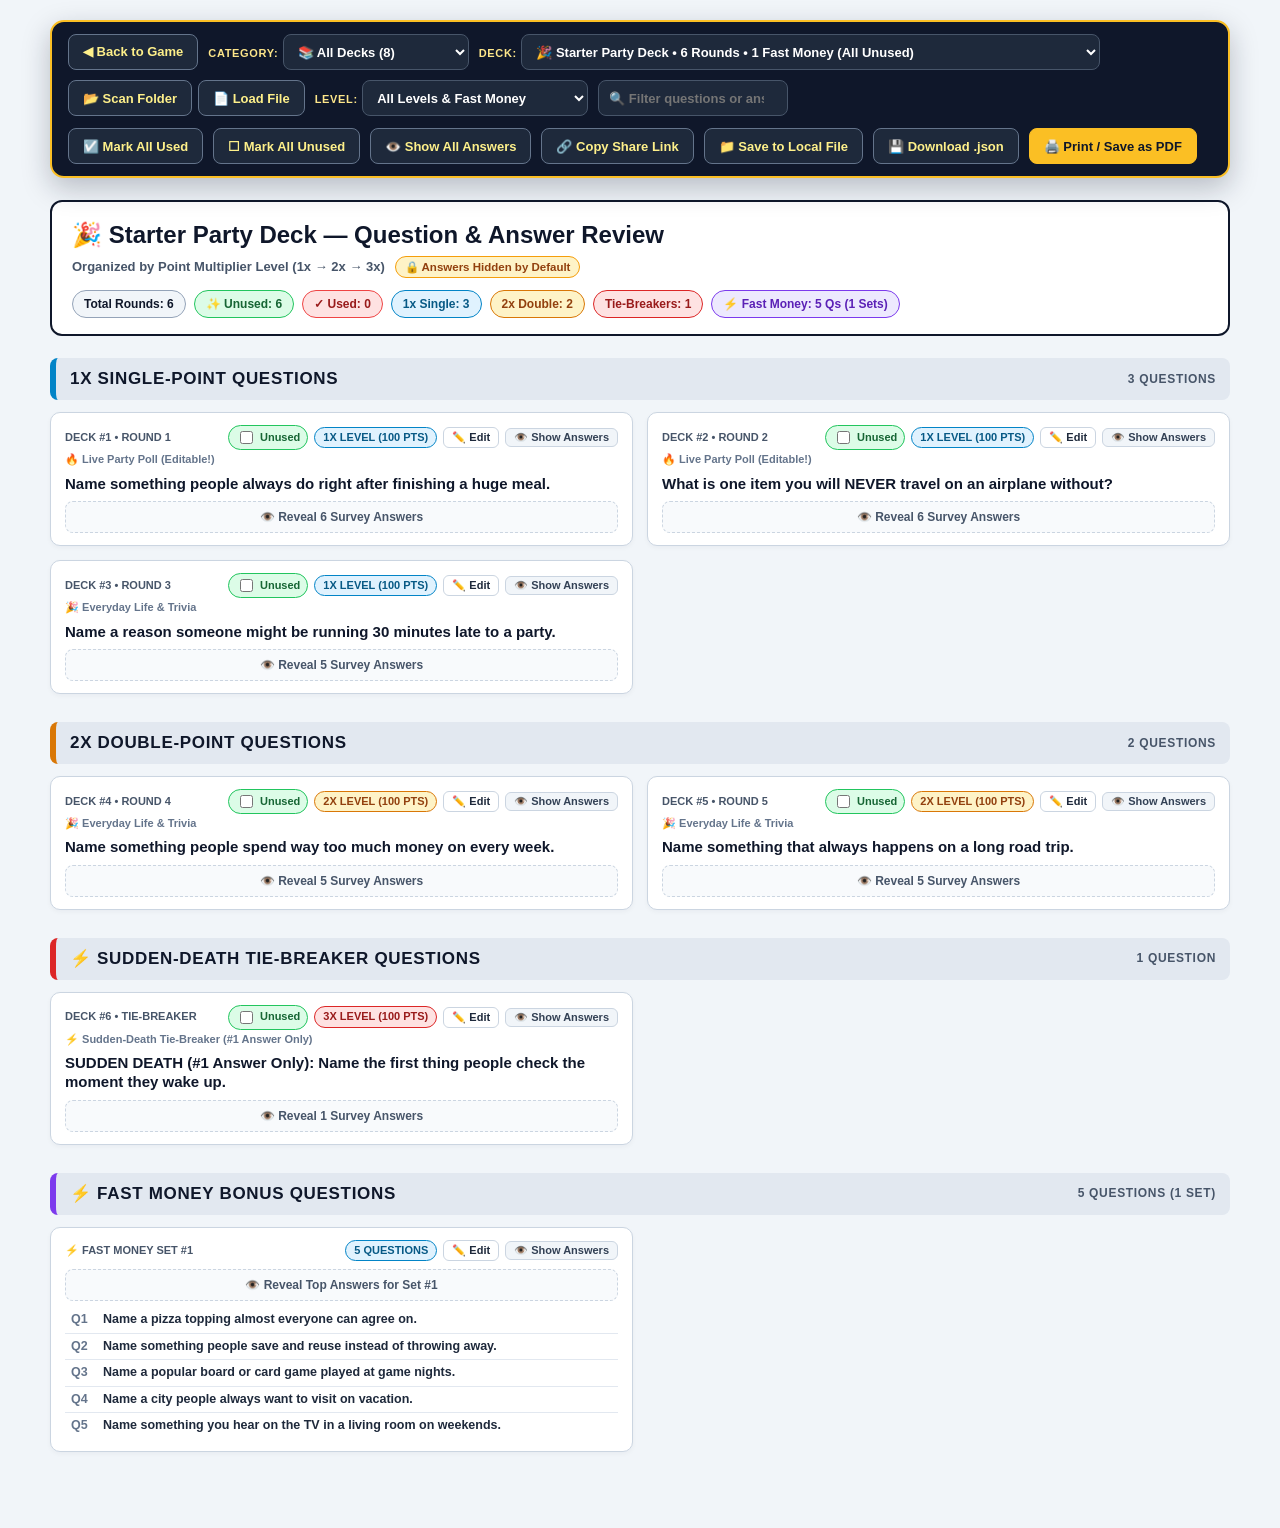
<file: review.html>
<!DOCTYPE html>
<html lang="en">
<head>
  <meta charset="UTF-8" />
  <meta name="viewport" content="width=device-width, initial-scale=1.0" />
  <title>Party Feud — Printable Question &amp; Answer Review Sheet</title>
  <link rel="manifest" href="./manifest.webmanifest" />
  <link rel="icon" type="image/svg+xml" href="./icons/icon.svg" />
  <style>
    :root {
      --ink: #0f172a;
      --muted: #475569;
      --border: #cbd5e1;
      --bg: #f1f5f9;
      --card: #ffffff;
      --gold: #f59e0b;
    }

    * {
      box-sizing: border-box;
    }

    body {
      margin: 0;
      padding: 20px 28px 48px;
      font-family: -apple-system, BlinkMacSystemFont, "Segoe UI", Roboto, Helvetica, Arial, sans-serif;
      color: var(--ink);
      background: var(--bg);
      line-height: 1.4;
    }

    .review-container {
      max-width: 1180px;
      margin: 0 auto;
    }

    /* Sticky control bar (hidden when printing) */
    .review-toolbar {
      position: sticky;
      top: 12px;
      z-index: 100;
      background: #0f172a;
      color: #ffffff;
      border: 2px solid #fbbf24;
      border-radius: 14px;
      padding: 12px 16px;
      margin-bottom: 22px;
      display: flex;
      flex-wrap: wrap;
      align-items: center;
      justify-content: space-between;
      gap: 12px;
      box-shadow: 0 10px 28px rgba(15, 23, 42, 0.25);
    }

    .toolbar-left,
    .toolbar-right {
      display: flex;
      flex-wrap: wrap;
      align-items: center;
      gap: 10px;
    }

    .toolbar-label {
      font-size: 11px;
      font-weight: 800;
      text-transform: uppercase;
      letter-spacing: 0.06em;
      color: #fde68a;
    }

    .toolbar-select,
    .toolbar-search {
      min-height: 36px;
      padding: 6px 10px;
      border-radius: 8px;
      border: 1.5px solid #475569;
      background: #1e293b;
      color: #ffffff;
      font-size: 13px;
      font-weight: 600;
    }

    .toolbar-search {
      min-width: 190px;
    }

    .toolbar-btn {
      cursor: pointer;
      min-height: 36px;
      padding: 7px 14px;
      border-radius: 8px;
      border: 1.5px solid #fbbf24;
      background: #fbbf24;
      color: #0f172a;
      font-size: 13px;
      font-weight: 800;
      text-decoration: none;
      display: inline-flex;
      align-items: center;
      gap: 6px;
    }

    .toolbar-btn.secondary {
      background: #1e293b;
      color: #fef08a;
      border-color: #64748b;
    }

    .toolbar-btn:hover {
      filter: brightness(1.06);
    }

    /* Document Header */
    .doc-header {
      background: #ffffff;
      border: 2px solid #0f172a;
      border-radius: 12px;
      padding: 16px 20px;
      margin-bottom: 22px;
      display: flex;
      flex-wrap: wrap;
      justify-content: space-between;
      align-items: center;
      gap: 12px;
    }

    .doc-title {
      margin: 0;
      font-size: 24px;
      font-weight: 900;
      color: #0f172a;
    }

    .doc-subtitle {
      margin: 4px 0 0;
      font-size: 13px;
      color: var(--muted);
      font-weight: 600;
    }

    .summary-pills {
      display: flex;
      flex-wrap: wrap;
      gap: 8px;
    }

    .summary-pill {
      padding: 5px 11px;
      border-radius: 999px;
      font-size: 12px;
      font-weight: 800;
      background: #f1f5f9;
      border: 1.5px solid #94a3b8;
      color: #0f172a;
    }

    .summary-pill.lvl-1 { background: #e0f2fe; border-color: #0284c7; color: #075985; }
    .summary-pill.lvl-2 { background: #fef3c7; border-color: #d97706; color: #92400e; }
    .summary-pill.lvl-3 { background: #fee2e2; border-color: #dc2626; color: #991b1b; }
    .summary-pill.lvl-fm { background: #ede9fe; border-color: #7c3aed; color: #5b21b6; }

    /* Sections by Level */
    .level-section {
      margin-bottom: 28px;
    }

    .level-heading {
      font-size: 17px;
      font-weight: 900;
      text-transform: uppercase;
      letter-spacing: 0.04em;
      background: #e2e8f0;
      padding: 9px 14px;
      border-left: 6px solid #0f172a;
      border-radius: 8px;
      margin: 0 0 12px 0;
      display: flex;
      justify-content: space-between;
      align-items: center;
    }

    .level-heading.lvl-1 { border-left-color: #0284c7; }
    .level-heading.lvl-2 { border-left-color: #d97706; }
    .level-heading.lvl-3 { border-left-color: #dc2626; }
    .level-heading.lvl-fm { border-left-color: #7c3aed; }

    .level-heading span {
      font-size: 12px;
      color: var(--muted);
      font-weight: 700;
    }

    /* 2-Column Question Grid */
    .cards-grid {
      display: grid;
      grid-template-columns: repeat(2, 1fr);
      gap: 14px;
    }

    @media (max-width: 760px) {
      .review-toolbar {
        position: static;
      }
      .cards-grid {
        grid-template-columns: 1fr;
      }
    }

    .q-card {
      background: var(--card);
      border: 1.5px solid var(--border);
      border-radius: 10px;
      padding: 12px 14px;
      break-inside: avoid;
      page-break-inside: avoid;
      box-shadow: 0 2px 5px rgba(15, 23, 42, 0.04);
    }

    .q-card-head {
      display: flex;
      justify-content: space-between;
      align-items: center;
      gap: 8px;
      font-size: 11px;
      font-weight: 800;
      color: var(--muted);
      text-transform: uppercase;
    }

    .q-mult {
      padding: 2px 8px;
      border-radius: 999px;
      font-size: 11px;
      font-weight: 800;
      background: #e0f2fe;
      border: 1px solid #0284c7;
      color: #075985;
    }

    .q-mult.mult-2 {
      background: #fef3c7;
      border-color: #d97706;
      color: #92400e;
    }

    .q-mult.mult-3 {
      background: #fee2e2;
      border-color: #dc2626;
      color: #991b1b;
    }

    .q-card.is-used {
      opacity: 0.68;
      background: #f8fafc;
      border-style: dashed;
    }

    .card-used-toggle {
      display: inline-flex;
      align-items: center;
      gap: 4px;
      font-size: 11px;
      font-weight: 800;
      color: var(--ink);
      cursor: pointer;
      text-transform: none;
      padding: 2px 7px;
      border-radius: 999px;
      background: #dcfce7;
      border: 1px solid #22c55e;
      color: #166534;
    }

    .card-used-toggle.is-used {
      background: #fee2e2;
      border-color: #ef4444;
      color: #991b1b;
    }

    .card-used-toggle input {
      width: 13px;
      height: 13px;
      accent-color: #991b1b;
      cursor: pointer;
    }

    .q-theme {
      font-size: 11px;
      color: #64748b;
      margin-top: 2px;
      font-weight: 600;
    }

    .q-prompt {
      font-size: 15px;
      font-weight: 800;
      color: #0f172a;
      margin: 6px 0 8px 0;
      line-height: 1.3;
    }

    .ans-table {
      width: 100%;
      border-collapse: collapse;
      font-size: 12.5px;
    }

    .ans-table th {
      text-align: left;
      font-size: 10px;
      text-transform: uppercase;
      letter-spacing: 0.05em;
      color: #64748b;
      padding: 3px 6px;
      border-bottom: 1.5px solid #cbd5e1;
    }

    .ans-table td {
      padding: 4px 6px;
      border-bottom: 1px solid #e2e8f0;
      vertical-align: top;
    }

    .ans-table tr:last-child td {
      border-bottom: none;
    }

    .col-rank {
      width: 32px;
      font-weight: 800;
      color: #64748b;
    }

    .col-ans {
      font-weight: 600;
      color: #1e293b;
    }

    .col-pts {
      width: 82px;
      text-align: right;
      font-weight: 800;
      color: #0f172a;
      white-space: nowrap;
    }

    .col-pts .scaled {
      color: #64748b;
      font-weight: 600;
      font-size: 11px;
    }

    .fm-hint {
      font-size: 11.5px;
      color: #475569;
      margin-top: 3px;
      font-weight: 500;
    }

    /* Answer toggle buttons & reveal bars */
    .ans-toggle-btn {
      cursor: pointer;
      display: inline-flex;
      align-items: center;
      gap: 4px;
      padding: 2px 8px;
      font-size: 11px;
      font-weight: 700;
      color: #334155;
      background: #f1f5f9;
      border: 1px solid #cbd5e1;
      border-radius: 6px;
      transition: all 0.15s ease;
      white-space: nowrap;
    }

    .ans-toggle-btn:hover {
      background: #e2e8f0;
      color: #0f172a;
      border-color: #94a3b8;
    }

    .ans-reveal-placeholder {
      margin-top: 8px;
      display: flex;
    }

    .ans-reveal-bar-btn {
      cursor: pointer;
      width: 100%;
      padding: 8px 12px;
      background: #f8fafc;
      border: 1.5px dashed #cbd5e1;
      border-radius: 8px;
      font-size: 12px;
      font-weight: 700;
      color: #475569;
      display: flex;
      align-items: center;
      justify-content: center;
      gap: 6px;
      transition: all 0.15s ease;
    }

    .ans-reveal-bar-btn:hover {
      background: #eff6ff;
      border-color: #3b82f6;
      color: #1d4ed8;
      border-style: solid;
    }

    /* Answers hidden states */
    .q-card.answers-hidden .ans-table-wrap {
      display: none;
    }

    .q-card:not(.answers-hidden) .ans-reveal-placeholder {
      display: none;
    }

    .fm-card.answers-hidden .fm-hint {
      display: none;
    }

    .fm-card.answers-hidden .fm-reveal-placeholder {
      display: flex;
    }

    .fm-card:not(.answers-hidden) .fm-reveal-placeholder {
      display: none;
    }

    .doc-subtitle-row {
      display: flex;
      flex-wrap: wrap;
      align-items: center;
      gap: 10px;
      margin-top: 4px;
    }

    .answer-status-pill {
      display: inline-flex;
      align-items: center;
      gap: 5px;
      padding: 2px 9px;
      border-radius: 999px;
      font-size: 11.5px;
      font-weight: 800;
      background: #fef3c7;
      border: 1px solid #f59e0b;
      color: #92400e;
    }

    .answer-status-pill.all-visible {
      background: #dcfce7;
      border-color: #22c55e;
      color: #166534;
    }

    @media print {
      body {
        background: #ffffff;
        padding: 0;
      }
      .review-toolbar {
        display: none !important;
      }
      .doc-header {
        margin-bottom: 14px;
        padding: 10px 14px;
      }
      .cards-grid {
        grid-template-columns: repeat(2, 1fr);
        gap: 10px;
      }
      .q-card {
        box-shadow: none;
        border-color: #94a3b8;
        padding: 9px 11px;
      }
      .ans-toggle-btn,
      .ans-reveal-placeholder,
      .card-edit-btn {
        display: none !important;
      }
    }

    .card-edit-btn {
      font-size: 11px;
      font-weight: 700;
      padding: 3px 8px;
      border-radius: 6px;
      border: 1px solid #cbd5e1;
      background: #ffffff;
      color: #1e293b;
      cursor: pointer;
    }

    .card-edit-btn:hover {
      background: #f1f5f9;
      border-color: #94a3b8;
    }

    .q-card.is-editing {
      border-color: #f59e0b;
      box-shadow: 0 0 0 3px rgba(245, 158, 11, 0.22);
    }

    .inline-edit-body {
      padding: 12px 14px 14px;
      display: flex;
      flex-direction: column;
      gap: 10px;
      background: #fffbeb;
    }

    .inline-edit-field {
      display: flex;
      flex-direction: column;
      gap: 4px;
    }

    .inline-edit-field label {
      font-size: 11px;
      font-weight: 800;
      text-transform: uppercase;
      letter-spacing: 0.04em;
      color: #475569;
    }

    .inline-edit-input {
      width: 100%;
      padding: 7px 10px;
      border: 1px solid #cbd5e1;
      border-radius: 7px;
      font-size: 13px;
      font-family: inherit;
      color: #0f172a;
      background: #ffffff;
    }

    .inline-edit-ans-row {
      display: grid;
      grid-template-columns: 26px 1fr 74px 30px;
      gap: 6px;
      align-items: center;
    }

    .inline-edit-rank {
      font-size: 12px;
      font-weight: 800;
      color: #64748b;
      text-align: center;
    }
  </style>
</head>
<body>
  <div class="review-container">
    <!-- Top Control Bar (Hidden when printing) -->
    <nav class="review-toolbar">
      <div class="toolbar-left">
        <a href="./index.html" id="btnBackToGame" class="toolbar-btn secondary" onclick="if(window.opener && !window.opener.closed){window.opener.focus(); window.close(); return false;} const from=new URLSearchParams(window.location.search).get('from'); if(from==='setup'){window.location.href='./index.html?returnTo=setup'; return false;} if(window.history.length > 1 && document.referrer){window.history.back(); return false;}">◀ Back to Game</a>

        <div>
          <label class="toolbar-label" for="reviewDeckTagFilter">Category:</label>
          <select id="reviewDeckTagFilter" class="toolbar-select" title="Filter decks by category"></select>
        </div>

        <div>
          <label class="toolbar-label" for="reviewDeckSelect">Deck:</label>
          <select id="reviewDeckSelect" class="toolbar-select"></select>
        </div>

        <div style="display:flex; align-items:center; gap:6px; flex-wrap:wrap;">
          <button id="btnReviewScanFolder" type="button" class="toolbar-btn secondary" title="Scan your local decks/ folder to load .json decks offline">📂 Scan Folder</button>
          <button id="btnReviewRescanFolder" type="button" class="toolbar-btn secondary" style="display:none;" title="Re-read decks from your previously linked folder">🔄 Re-scan</button>
          <button id="btnReviewLoadFile" type="button" class="toolbar-btn secondary" title="Load a custom .json deck file">📄 Load File</button>
          <input id="reviewFolderInput" type="file" webkitdirectory multiple accept=".json" style="display:none;" />
          <input id="reviewFileInput" type="file" multiple accept=".json" style="display:none;" />
        </div>

        <div>
          <label class="toolbar-label" for="reviewLevelFilter">Level:</label>
          <select id="reviewLevelFilter" class="toolbar-select">
            <option value="all">All Levels &amp; Fast Money</option>
            <option value="1">1x Single-Point Rounds Only</option>
            <option value="2">2x Double-Point Rounds Only</option>
            <option value="3">3x Triple-Point Rounds Only</option>
            <option value="tie">Tie-Breaker Rounds Only</option>
            <option value="fm">Fast Money Bonus Only</option>
          </select>
        </div>

        <input
          id="reviewSearchInput"
          type="search"
          class="toolbar-search"
          placeholder="🔍 Filter questions or answers…"
        />
      </div>

      <div class="toolbar-right">
        <button id="btnMarkAllUsed" type="button" class="toolbar-btn secondary" title="Mark all visible rounds as Used">
          ☑️ Mark All Used
        </button>
        <button id="btnMarkAllUnused" type="button" class="toolbar-btn secondary" title="Mark all visible rounds as Unused">
          ☐ Mark All Unused
        </button>
        <button id="btnToggleAllAnswers" type="button" class="toolbar-btn secondary" title="Show or hide survey answers across all cards">
          👁️ Show All Answers
        </button>
        <button id="btnCopyShareUrl" type="button" class="toolbar-btn secondary" title="Copy shareable link to this deck review page">
          🔗 Copy Share Link
        </button>
        <button id="btnSaveToLocalFile" type="button" class="toolbar-btn secondary" title="Save edits directly back to your local .json file">
          📁 Save to Local File
        </button>
        <button id="btnDownloadDeckJson" type="button" class="toolbar-btn secondary" title="Download current deck (with any edits) as a .json file">
          💾 Download .json
        </button>
        <button type="button" class="toolbar-btn" onclick="window.print()">
          🖨️ Print / Save as PDF
        </button>
      </div>
    </nav>

    <!-- Printable Document Header -->
    <header class="doc-header">
      <div>
        <h1 id="reviewDocTitle" class="doc-title">🎉 Party Feud — Question &amp; Answer Review</h1>
        <div class="doc-subtitle-row">
          <p id="reviewDocSub" class="doc-subtitle" style="margin:0;">Printable Host &amp; Survey Review Sheet</p>
          <span id="reviewAnswersStatePill" class="answer-status-pill">🔒 Answers Hidden by Default</span>
        </div>
      </div>
      <div id="reviewSummaryPills" class="summary-pills"></div>
    </header>

    <!-- Dynamic Question Sections -->
    <main id="reviewContentRoot"></main>
  </div>

  <script src="./js/state.js?v=20261127a"></script>
  <script src="./js/formats.js?v=20261127a"></script>
  <script src="./js/decks.js?v=20261127a"></script>
  <script src="./js/review.js?v=20261127a"></script>
</body>
</html>
</file>
